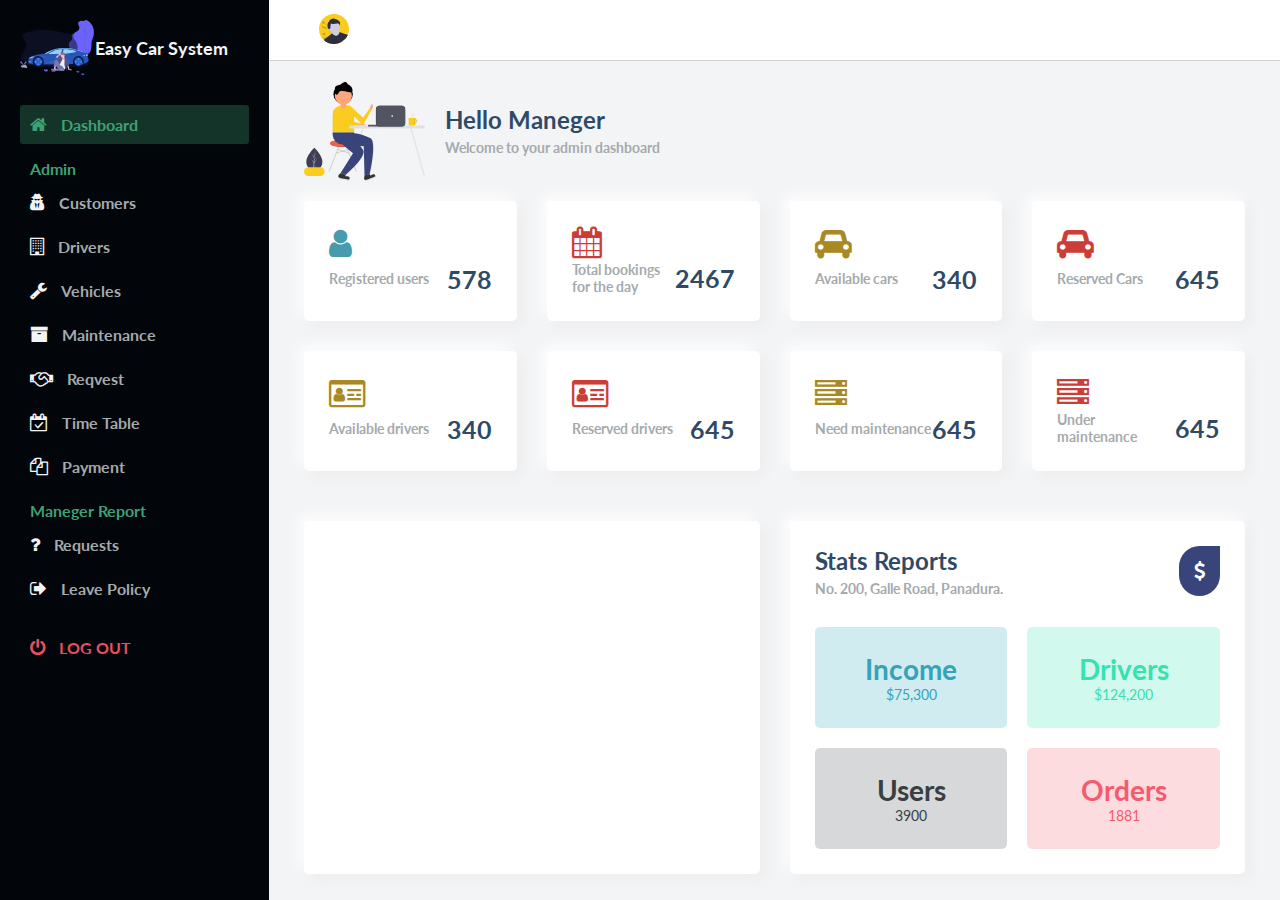
<file: Car Rentel System FontEnd/Addminpanel/dashbord.html>
<!DOCTYPE html>
<html lang="en">
  <head>
    <meta charset="UTF-8" />
    <meta name="viewport" content="width=device-width, initial-scale=1.0" />
    <link
      rel="stylesheet"
      href="https://stackpath.bootstrapcdn.com/font-awesome/4.7.0/css/font-awesome.min.css"
      integrity="sha384-wvfXpqpZZVQGK6TAh5PVlGOfQNHSoD2xbE+QkPxCAFlNEevoEH3Sl0sibVcOQVnN"
      crossorigin="anonymous"
    />
    <link rel="stylesheet" href="assets/styles.css" />
    <title>Easy Car Addmin Panel</title>
  </head>
  <body id="body">
    <div class="container">
      <nav class="navbar">
        <div class="navbar__right">
          <a href="#">
            <img width="30" src="assets/avatar.svg" alt="" />
          </a>
        </div>
      </nav>

      <main>
        <div class="main__container">
          <!-- MAIN TITLE STARTS HERE -->

          <div class="main__title">
            <img src="assets/hello.svg" alt="" />
            <div class="main__greeting">
              <h1>Hello Maneger</h1>
              <p>Welcome to your admin dashboard</p>
            </div>
          </div>
          <!-- MAIN TITLE ENDS HERE -->



          <!-- MAIN CARDS STARTS HERE -->
          <div class="main__cards">
           
           
            <div class="card">
              <i class="fa fa-user fa-2x text-lightblue" aria-hidden="true"></i>
              <div class="card_inner">
                <p class="text-primary-p">Registered users</p>
                <span class="font-bold text-title">578</span>
              </div>
            </div>


            <div class="card">
              <i class="fa fa-calendar fa-2x text-red" aria-hidden="true"></i>
              <div class="card_inner">
                <p class="text-primary-p">Total bookings for the day</p>
                <span class="font-bold text-title">2467</span>
              </div>
            </div>

            <div class="card">
              <i class="fa fa-car fa-2x text-yellow" aria-hidden="true"></i>
              <div class="card_inner">
                <p class="text-primary-p">Available cars </p>
                <span class="font-bold text-title">340</span>
              </div>
            </div>



            <div class="card">
              <i class="fa fa-car fa-2x text-red" aria-hidden="true"></i>
              <div class="card_inner">
                <p class="text-primary-p">Reserved Cars</p>
                <span class="font-bold text-title">645</span>
              </div>
            </div>


            <div class="card">
              <i class="fa fa-id-card-o fa-2x text-yellow" aria-hidden="true"></i>
              <div class="card_inner">
                <p class="text-primary-p">Available drivers</p>
                <span class="font-bold text-title">340</span>
              </div>
            </div>



            <div class="card">
              <i class="fa fa-id-card-o fa-2x text-red" aria-hidden="true"></i>
              <div class="card_inner">
                <p class="text-primary-p">Reserved drivers</p>
                <span class="font-bold text-title">645</span>
              </div>
            </div>


            <div class="card">
              <i class="fa fa-server fa-2x text-yellow" aria-hidden="true"></i>
              <div class="card_inner">
                <p class="text-primary-p">Need maintenance</p>
                <span class="font-bold text-title">645</span>
              </div>
            </div>


            <div class="card">
              <i class="fa fa-server fa-2x text-red" aria-hidden="true"></i>
              <div class="card_inner">
                <p class="text-primary-p">Under maintenance</p>
                <span class="font-bold text-title">645</span>
              </div>
            </div>



          </div>

          <!-- MAIN CARDS ENDS HERE -->




          <!-- CHARTS STARTS HERE -->
          <div class="charts">
            <div class="charts__left">

              <!-- <div class="charts__left__title">
                <div>
                  <h1>Daily Reports</h1>
                  <p>Cupertino, California, USA</p>
                </div>
                <i class="fa fa-usd" aria-hidden="true"></i>
              </div>

              <div id="apex1"></div> -->


            </div>

            <div class="charts__right">
              <div class="charts__right__title">
                <div>
                  <h1>Stats Reports</h1>
                  <p>No. 200, Galle Road, Panadura.</p>
                </div>
                <i class="fa fa-usd" aria-hidden="true"></i>
              </div>

              <div class="charts__right__cards">
                <div class="card1">
                  <h1>Income</h1>
                  <p>$75,300</p>
                </div>

                <div class="card2">
                  <h1>Drivers</h1>
                  <p>$124,200</p>
                </div>

                <div class="card3">
                  <h1>Users</h1>
                  <p>3900</p>
                </div>

                <div class="card4">
                  <h1>Orders</h1>
                  <p>1881</p>
                </div>
              </div>
            </div>
          </div>
          <!-- CHARTS ENDS HERE -->
        </div>
      </main>

      <div id="sidebar">
        <div class="sidebar__title">
          <div class="sidebar__img">
            <img src="assets/car_lgo.svg" alt="logo" />
            <h1>Easy Car System</h1>
          </div>
       
        </div>

        <div class="sidebar__menu">
          <div class="sidebar__link active_menu_link">
            <i class="fa fa-home"></i>
            <a href="#">Dashboard</a>
          </div>


          <h2>Admin</h2>
          <div class="sidebar__link">
            <i class="fa fa-user-secret" aria-hidden="true"></i>
            <a href="#">Customers</a>
          </div>


          <div class="sidebar__link">
            <i class="fa fa-building-o"></i>
            <a href="#">Drivers</a>
          </div>



          <div class="sidebar__link">
            <i class="fa fa-wrench"></i>
            <a href="vehicle/vehicle.html">Vehicles</a>
          </div>


          <div class="sidebar__link">
            <i class="fa fa-archive"></i>
            <a href="#"> Maintenance</a>
          </div>


          <div class="sidebar__link">
            <i class="fa fa-handshake-o"></i>
            <a href="#">Reqvest</a>
          </div>

          <div class="sidebar__link">
            <i class="fa fa-calendar-check-o"></i>
            <a href="#">Time Table</a>
          </div>

          <div class="sidebar__link">
            <i class="fa fa-files-o"></i>
            <a href="#">Payment</a>
          </div>






          <h2>Maneger Report</h2>
          <div class="sidebar__link">
            <i class="fa fa-question"></i>
            <a href="#">Requests</a>
          </div>



          <div class="sidebar__link">
            <i class="fa fa-sign-out"></i>
            <a href="#">Leave Policy</a>
          </div>

  
          <div class="sidebar__logout">
            <i class="fa fa-power-off"></i>
            <a href="#">Log out</a>
          </div>
        </div>
      </div>
    </div>




  </body>
</html>
</file>
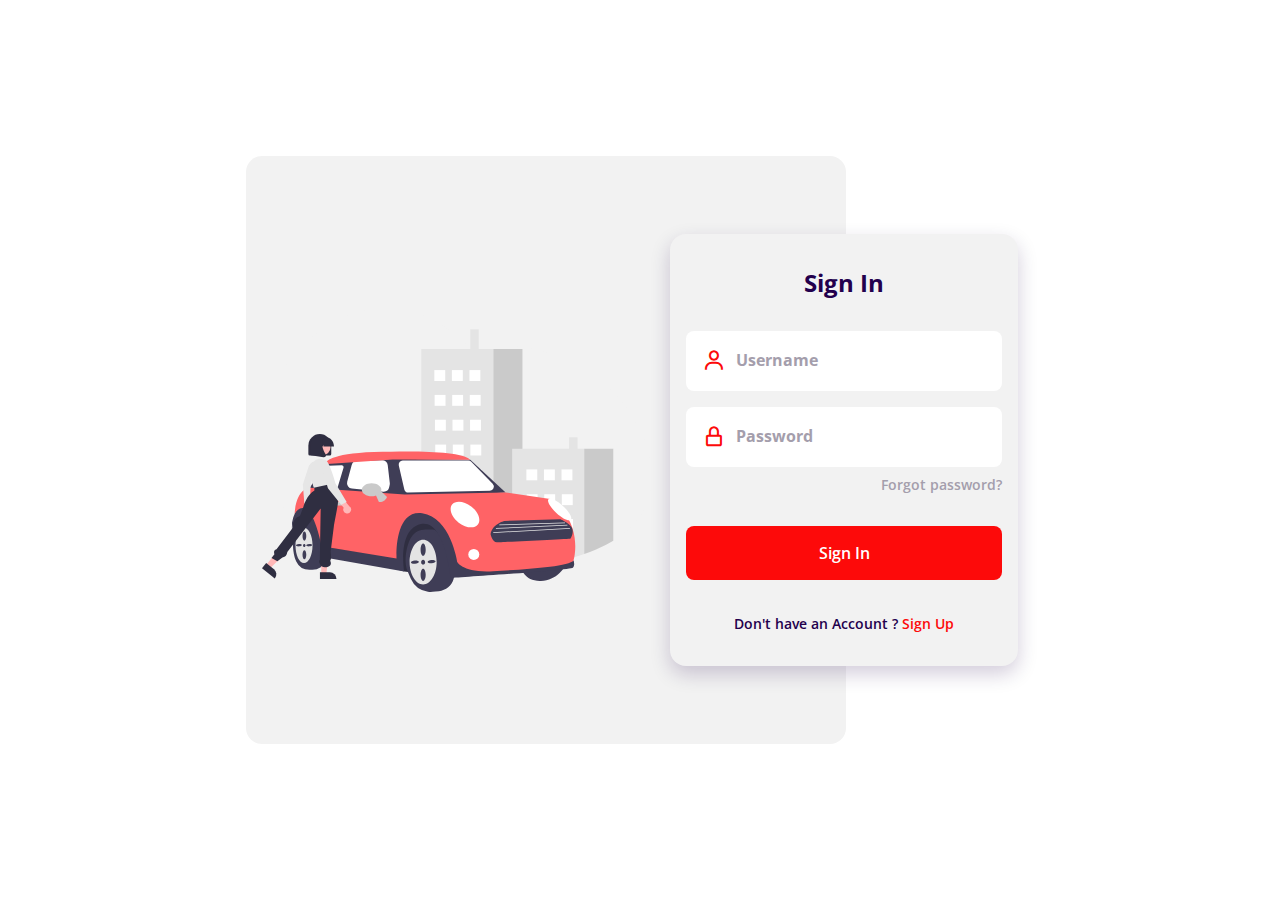
<file: Car Rentel System FontEnd/driver_login/login.html>
<!DOCTYPE html>
<html lang="en">
    <head>
        <meta charset="UTF-8">
        <meta name="viewport" content="width=device-width, initial-scale=1.0">

        <!-- ===== CSS ===== -->
        <link rel="stylesheet" href="assets/css/styles.css">
    
        <!-- ===== BOX ICONS ===== -->
        <link href='https://cdn.jsdelivr.net/npm/boxicons@2.0.5/css/boxicons.min.css' rel='stylesheet'>

        <title>Responsive Login Form Sign In Sign Up</title>
    </head>
    <body>
        <div class="login">
            <div class="login__content">
                <div class="login__img">
                    <img src="assets/img/driver2.svg" alt="">
                </div>

                <div class="login__forms">
                    <form action="" class="login__registre" id="login-in">
                        <h1 class="login__title">Sign In</h1>
    
                        <div class="login__box">
                            <i class='bx bx-user login__icon'></i>
                            <input type="text" placeholder="Username" class="login__input">
                        </div>
    
                        <div class="login__box">
                            <i class='bx bx-lock-alt login__icon'></i>
                            <input type="password" placeholder="Password" class="login__input">
                        </div>

                        <a href="#" class="login__forgot">Forgot password?</a>

                        <a href="#" class="login__button">Sign In</a>

                        <div>
                            <span class="login__account">Don't have an Account ?</span>
                           
                          <a href="../driver/driver.html">
                             <span class="login__signin" id="sign-up" >Sign Up</span>
                        </a>
                        </div>
                   
                    </form>


                </div>
            </div>
        </div>
    </body>
</html>
</file>
<file: Car Rentel System FontEnd/Addminpanel/assets/styles.css>
@import url("https://fonts.googleapis.com/css2?family=Lato:wght@300;400;700&display=swap");

/*  styling scrollbars  */
::-webkit-scrollbar {
  width: 5px;
  height: 6px;
}

::-webkit-scrollbar-track {
  box-shadow: inset 0 0 5px #a5aaad;
  border-radius: 10px;
}

::-webkit-scrollbar-thumb {
  background: #3ea175;
  border-radius: 10px;
}

::-webkit-scrollbar-thumb:hover {
  background: #a5aaad;
}

* {
  margin: 0;
  padding: 0;
}

body {
  box-sizing: border-box;
  font-family: "Lato", sans-serif;
}

.text-primary-p {
  color: #a5aaad;
  font-size: 14px;
  font-weight: 700;
}

.font-bold {
  font-weight: 700;
}

.text-title {
  color: #2e4a66;
}

.text-lightblue {
  color: #469cac;
}

.text-red {
  color: #cc3d38;
}

.text-yellow {
  color: #a98921;
}

.text-green {
  color: #3b9668;
}

.container {
  display: grid;
  height: 100vh;
  grid-template-columns: 0.8fr 1fr 1fr 1fr;
  grid-template-rows: 0.2fr 3fr;
  grid-template-areas:
    "sidebar nav nav nav"
    "sidebar main main main";
  /* grid-gap: 0.2rem; */
}

.navbar {
  background: #ffffff;
  grid-area: nav;
  height: 60px;
  display: flex;
  align-items: center;
  justify-content: space-between;
  padding: 0 30px 0 30px;
  border-bottom: 1px solid lightgray;
}

.nav_icon {
  display: none;
}

.nav_icon > i {
  font-size: 26px;
  color: #a5aaad;
}

.navbar__left > a {
  margin-right: 30px;
  text-decoration: none;
  color: #a5aaad;
  font-size: 15px;
  font-weight: 700;
}

.navbar__left .active_link {
  color: #265acc;
  border-bottom: 3px solid #265acc;
  padding-bottom: 12px;
}

.navbar__right {
  display: flex;
  justify-content: center;
  align-items: center;
}

.navbar__right > a {
  margin-left: 20px;
  text-decoration: none;
}

.navbar__right > a > i {
  color: #a5aaad;
  font-size: 16px;
  border-radius: 50px;
  background: #ffffff;
  box-shadow: 2px 2px 5px #d9d9d9, -2px -2px 5px #ffffff;
  padding: 7px;
}

main {
  background: #f3f4f6;
  grid-area: main;
  overflow-y: auto;
}

.main__container {
  padding: 20px 35px;
}

.main__title {
  display: flex;
  align-items: center;
}

.main__title > img {
  max-height: 100px;
  object-fit: contain;
  margin-right: 20px;
}

.main__greeting > h1 {
  font-size: 24px;
  color: #2e4a66;
  margin-bottom: 5px;
}

.main__greeting > p {
  font-size: 14px;
  font-weight: 700;
  color: #a5aaad;
}

.main__cards {
  display: grid;
  grid-template-columns: 1fr 1fr 1fr 1fr;
  gap: 30px;
  margin: 20px 0;
}

.card {
  display: flex;
  flex-direction: column;
  justify-content: space-around;
  height: 70px;
  padding: 25px;
  border-radius: 5px;
  background: #ffffff;
  box-shadow: 5px 5px 13px #ededed, -5px -5px 13px #ffffff;
}

.card_inner {
  display: flex;
  align-items: center;
  justify-content: space-between;
}

.card_inner > span {
  font-size: 25px;
}

.charts {
  display: grid;
  grid-template-columns: 1fr 1fr;
  gap: 30px;
  margin-top: 50px;
}

.charts__left {
  padding: 25px;
  border-radius: 5px;
  background: #ffffff;
  box-shadow: 5px 5px 13px #ededed, -5px -5px 13px #ffffff;
}

.charts__left__title {
  display: flex;
  align-items: center;
  justify-content: space-between;
}

.charts__left__title > div > h1 {
  font-size: 24px;
  color: #2e4a66;
  margin-bottom: 5px;
}

.charts__left__title > div > p {
  font-size: 14px;
  font-weight: 700;
  color: #a5aaad;
}

.charts__left__title > i {
  color: #ffffff;
  font-size: 20px;
  background: #ffc100;
  border-radius: 200px 0px 200px 200px;
  -moz-border-radius: 200px 0px 200px 200px;
  -webkit-border-radius: 200px 0px 200px 200px;
  border: 0px solid #000000;
  padding: 15px;
}

.charts__right {
  padding: 25px;
  border-radius: 5px;
  background: #ffffff;
  box-shadow: 5px 5px 13px #ededed, -5px -5px 13px #ffffff;
}

.charts__right__title {
  display: flex;
  align-items: center;
  justify-content: space-between;
}

.charts__right__title > div > h1 {
  font-size: 24px;
  color: #2e4a66;
  margin-bottom: 5px;
}

.charts__right__title > div > p {
  font-size: 14px;
  font-weight: 700;
  color: #a5aaad;
}

.charts__right__title > i {
  color: #ffffff;
  font-size: 20px;
  background: #39447a;
  border-radius: 200px 0px 200px 200px;
  -moz-border-radius: 200px 0px 200px 200px;
  -webkit-border-radius: 200px 0px 200px 200px;
  border: 0px solid #000000;
  padding: 15px;
}

.charts__right__cards {
  display: grid;
  grid-template-columns: 1fr 1fr;
  gap: 20px;
  margin-top: 30px;
}

.card1 {
  background: #d1ecf1;
  color: #35a4ba;
  text-align: center;
  padding: 25px;
  border-radius: 5px;
  font-size: 14px;
}

.card2 {
  background: #d2f9ee;
  color: #38e1b0;
  text-align: center;
  padding: 25px;
  border-radius: 5px;
  font-size: 14px;
}

.card3 {
  background: #d6d8d9;
  color: #3a3e41;
  text-align: center;
  padding: 25px;
  border-radius: 5px;
  font-size: 14px;
}

.card4 {
  background: #fddcdf;
  color: #f65a6f;
  text-align: center;
  padding: 25px;
  border-radius: 5px;
  font-size: 14px;
}

/*  SIDEBAR STARTS HERE  */

#sidebar {
  background: #020509;
  grid-area: sidebar;
  overflow-y: auto;
  padding: 20px;
  -webkit-transition: all 0.5s;
  transition: all 0.5s;
}

.sidebar__title {
  display: flex;
  justify-content: space-between;
  align-items: center;
  color: #f3f4f6;
  margin-bottom: 30px;
  /* color: #E85B6B; */
}

.sidebar__img {
  display: flex;
  align-items: center;
}

.sidebar__title > div > img {
  width: 75px;
  object-fit: contain;
}

.sidebar__title > div > h1 {
  font-size: 18px;
  display: inline;
}

.sidebar__title > i {
  font-size: 18px;
  display: none;
}

.sidebar__menu > h2 {
  color: #3ea175;
  font-size: 16px;
  margin-top: 15px;
  margin-bottom: 5px;
  padding: 0 10px;
  font-weight: 700;
}

.sidebar__link {
  color: #f3f4f6;
  padding: 10px;
  border-radius: 3px;
  margin-bottom: 5px;
}

.active_menu_link {
  background: rgba(62, 161, 117, 0.3);
  color: #3ea175;
}

.active_menu_link a {
  color: #3ea175 !important;
}

.sidebar__link > a {
  text-decoration: none;
  color: #a5aaad;
  font-weight: 700;
}

.sidebar__link > i {
  margin-right: 10px;
  font-size: 18px;
}

.sidebar__logout {
  margin-top: 20px;
  padding: 10px;
  color: #e65061;
}

.sidebar__logout > a {
  text-decoration: none;
  color: #e65061;
  font-weight: 700;
  text-transform: uppercase;
}

.sidebar__logout > i {
  margin-right: 10px;
  font-size: 18px;
}

.sidebar_responsive {
  display: inline !important;
  z-index: 9999 !important;
  left: 0 !important;
  position: absolute;
}

@media only screen and (max-width: 978px) {
  .container {
    grid-template-columns: 1fr;
    /* grid-template-rows: 0.2fr 2.2fr; */
    grid-template-rows: 0.2fr 3fr;
    grid-template-areas:
      "nav"
      "main";
  }

  #sidebar {
    display: none;
  }

  .sidebar__title > i {
    display: inline;
  }

  .nav_icon {
    display: inline;
  }
}

@media only screen and (max-width: 855px) {
  .main__cards {
    grid-template-columns: 1fr;
    gap: 10px;
    margin-bottom: 0;
  }

  .charts {
    grid-template-columns: 1fr;
    margin-top: 30px;
  }
}

@media only screen and (max-width: 480px) {
  .navbar__left {
    display: none;
  }
}
</file>
<file: Car Rentel System FontEnd/driver_login/assets/css/styles.css>
/*===== GOOGLE FONTS =====*/
@import url("https://fonts.googleapis.com/css2?family=Open+Sans:wght@400;600;700&display=swap");

/*===== VARIABLES CSS =====*/
:root{
  /*===== Colores =====*/
  --first-color: #fd0a0a;
  --first-color-dark: #23004D;
  --first-color-light: #A49EAC;
  --first-color-lighten: #F2F2F2;

  /*===== Font and typography =====*/
  --body-font: 'Open Sans', sans-serif;
  --h1-font-size: 1.5rem;
  --normal-font-size: .938rem;
  --small-font-size: .813rem;
}

@media screen and (min-width: 768px){
  :root{
    --normal-font-size: 1rem;
    --small-font-size: .875rem;
  }
}

/*===== BASE =====*/
*,::before,::after{
  box-sizing: border-box;
}

body{
  margin: 0;
  padding: 0;
  font-family: var(--body-font);
  font-size: var(--normal-font-size);
  color: var(--first-color-dark);
}

h1{
  margin: 0;
}

a{
  text-decoration: none;
}

img{
  max-width: 100%;
  height: auto;
  display: block;
}

/*===== LOGIN =====*/
.login{
  display: grid;
  grid-template-columns: 100%;
  height: 100vh;
  margin-left: 1.5rem;
  margin-right: 1.5rem;
}

.login__content{
  display: grid;
}

.login__img{
  justify-self: center;
}

.login__img img{
  width: 310px;
  margin-top: 1.5rem;
}

.login__forms{
  position: relative;
  height: 368px;
}

.login__registre, .login__create{
  position: absolute;
  bottom: 1rem;
  width: 100%;
  background-color: var(--first-color-lighten);
  padding: 2rem 1rem;
  border-radius: 1rem;
  text-align: center;
  box-shadow: 0 8px 20px rgba(35,0,77,.2);
  animation-duration: .4s;
  animation-name: animate-login;
}

@keyframes animate-login{
  0%{
    transform: scale(1,1);
  }
  50%{
    transform: scale(1.1,1.1);
  }
  100%{
    transform: scale(1,1);
  }
}

.login__title{
  font-size: var(--h1-font-size);
  margin-bottom: 2rem;
}

.login__box{
  display: grid;
  grid-template-columns: max-content 1fr;
  column-gap: .5rem;
  padding: 1.125rem 1rem;
  background-color: #FFF;
  margin-top: 1rem;
  border-radius: .5rem;
}

.login__icon{
  font-size: 1.5rem;
  color: var(--first-color);
}

.login__input{
  border: none;
  outline: none;
  font-size: var(--normal-font-size);
  font-weight: 700;
  color: var(--first-color-dark);
}

.login__input::placeholder{
  font-size: var(--normal-font-size);
  font-family: var(--body-font);
  color: var(--first-color-light);
}

.login__forgot{
  display: block;
  width: max-content;
  margin-left: auto;
  margin-top: .5rem;
  font-size: var(--small-font-size);
  font-weight: 600;
  color: var(--first-color-light);
}

.login__button{
  display: block;
  padding: 1rem;
  margin: 2rem 0;
  background-color: var(--first-color);
  color: #FFF;
  font-weight: 600;
  text-align: center;
  border-radius: .5rem;
  transition: .3s;
}

.login__button:hover{
  background-color: var(--first-color-dark);
}

.login__account, .login__signin, .login__signup{
  font-weight: 600;
  font-size: var(--small-font-size);
}

.login__account{
  color: var(--first-color-dark);
}

.login__signin, .login__signup{
  color: var(--first-color);
  cursor: pointer;
}

.login__social{
  margin-top: 2rem;
}

.login__social-icon{
  font-size: 1.5rem;
  color: var(--first-color-dark);
  margin: 0 1.5rem;
}

/*Show login*/
.block{
  display: block;
}

/*Hidden login*/
.none{
  display: none;
}

/* ===== MEDIA QUERIES =====*/
@media screen and (min-width: 576px){
  .login__forms{
    width: 348px;
    justify-self: center;
  }
}

@media screen and (min-width: 1024px){
  .login{
    height: 100vh;
    overflow: hidden;
  }

  .login__content{
    grid-template-columns: repeat(2, max-content);
    justify-content: center;
    align-items: center;
    margin-left: 10rem;
  }

  .login__img{
    display: flex;
    width: 600px;
    height: 588px;
    background-color: var(--first-color-lighten);
    border-radius: 1rem;
    padding-left: 1rem;
  }

  .login__img img{
    width: 390px;
    margin-top: 0;
  }

  .login__registre, .login__create{
    left: -11rem;
  }

  .login__registre{
    bottom: -2rem;
  }

  .login__create{
    bottom: -5.5rem;
  }
}
</file>
